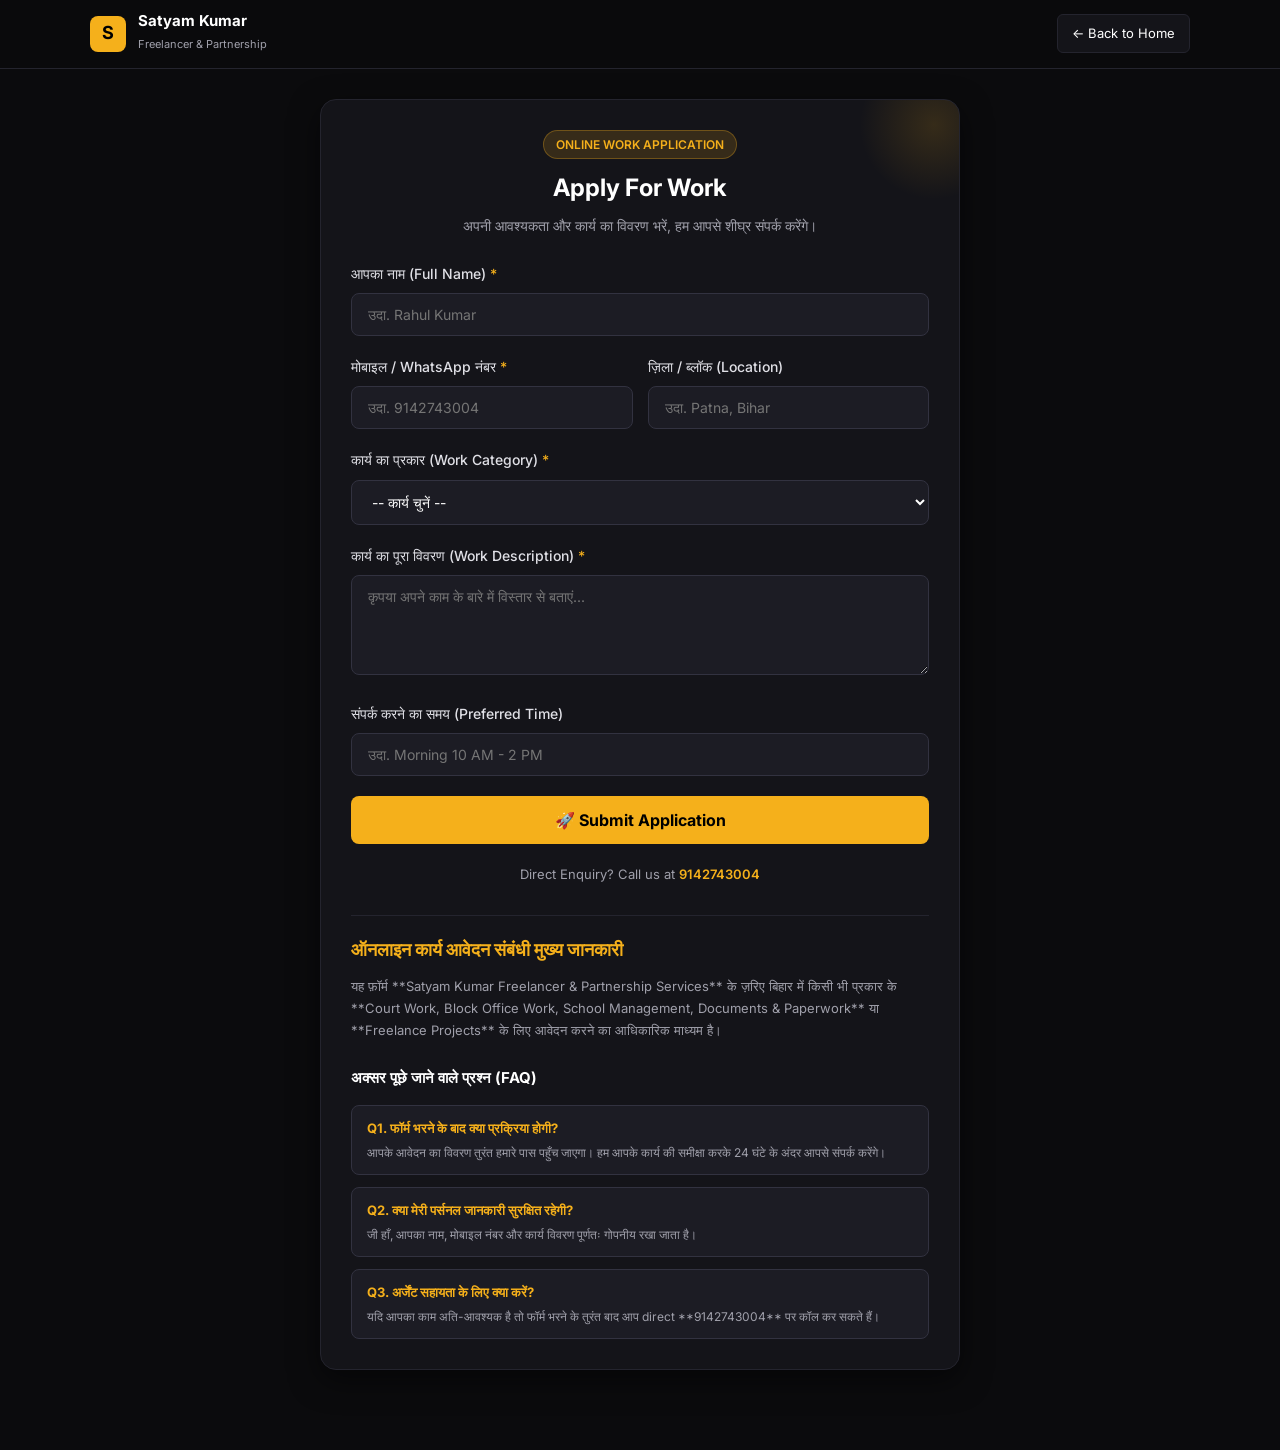
<file: apply.html>
<!DOCTYPE html>
<html lang="hi">
<head>
  <meta charset="UTF-8">
  <meta name="viewport" content="width=device-width, initial-scale=1.0, viewport-fit=cover">
  <meta name="theme-color" content="#f5b01b">
  <title>Apply For Work | Satyam Kumar - Freelancer & Partnership Services</title>
  <link rel="preconnect" href="https://fonts.googleapis.com">
  <link rel="preconnect" href="https://fonts.gstatic.com" crossorigin>
  <link href="https://fonts.googleapis.com/css2?family=Inter:wght@400;500;600;700&display=swap" rel="stylesheet">
  <style>
    :root {
      --bg-dark: #0b0b0d;
      --card-bg: #141419;
      --card-border: #24242e;
      --accent-yellow: #f5b01b;
      --accent-hover: #d99a12;
      --text-white: #ffffff;
      --text-muted: #a0a0ab;
      --input-bg: #1c1c24;
      --input-border: #323240;
    }

    * {
      box-sizing: border-box;
      margin: 0;
      padding: 0;
      font-family: 'Inter', sans-serif;
    }

    body {
      background-color: var(--bg-dark);
      color: var(--text-white);
      line-height: 1.6;
      min-height: 100vh;
      display: flex;
      flex-direction: column;
    }

    /* Header */
    .header {
      background: rgba(11, 11, 13, 0.9);
      backdrop-filter: blur(10px);
      border-bottom: 1px solid var(--card-border);
      position: sticky;
      top: 0;
      z-index: 100;
      padding: 12px 20px;
    }

    .nav-container {
      max-width: 1100px;
      margin: 0 auto;
      display: flex;
      justify-content: space-between;
      align-items: center;
    }

    .brand {
      display: flex;
      align-items: center;
      gap: 12px;
      text-decoration: none;
      color: var(--text-white);
    }

    .brand-logo {
      background: var(--accent-yellow);
      color: #000;
      font-weight: 700;
      font-size: 18px;
      width: 36px;
      height: 36px;
      border-radius: 8px;
      display: flex;
      align-items: center;
      justify-content: center;
    }

    .brand-text strong {
      display: block;
      font-size: 15px;
      line-height: 1.2;
    }

    .brand-text small {
      color: var(--text-muted);
      font-size: 11px;
    }

    .back-btn {
      color: var(--text-white);
      text-decoration: none;
      font-size: 13px;
      padding: 8px 14px;
      border-radius: 6px;
      background: var(--card-bg);
      border: 1px solid var(--card-border);
      transition: 0.2s;
    }

    .back-btn:hover {
      border-color: var(--accent-yellow);
      color: var(--accent-yellow);
    }

    /* Main Container */
    .main-container {
      max-width: 680px;
      margin: 30px auto;
      padding: 0 20px 50px;
      width: 100%;
    }

    .form-card {
      background: var(--card-bg);
      border: 1px solid var(--card-border);
      border-radius: 16px;
      padding: 30px;
      box-shadow: 0 10px 30px rgba(0,0,0,0.5);
      position: relative;
      overflow: hidden;
    }

    .form-card::before {
      content: '';
      position: absolute;
      top: -50px;
      right: -50px;
      width: 150px;
      height: 150px;
      background: radial-gradient(circle, rgba(245,176,27,0.15) 0%, transparent 70%);
      pointer-events: none;
    }

    .form-header {
      margin-bottom: 25px;
      text-align: center;
    }

    .badge {
      display: inline-block;
      background: rgba(245, 176, 27, 0.15);
      color: var(--accent-yellow);
      font-size: 12px;
      font-weight: 600;
      padding: 4px 12px;
      border-radius: 20px;
      margin-bottom: 10px;
      border: 1px solid rgba(245, 176, 27, 0.3);
    }

    .form-header h1 {
      font-size: 24px;
      font-weight: 700;
      margin-bottom: 8px;
    }

    .form-header p {
      color: var(--text-muted);
      font-size: 14px;
    }

    /* Form Styling */
    .form-group {
      margin-bottom: 20px;
    }

    .form-group label {
      display: block;
      font-size: 14px;
      font-weight: 500;
      margin-bottom: 8px;
      color: #e0e0e6;
    }

    .form-group label span {
      color: var(--accent-yellow);
    }

    .form-control {
      width: 100%;
      padding: 12px 16px;
      background: var(--input-bg);
      border: 1px solid var(--input-border);
      border-radius: 8px;
      color: var(--text-white);
      font-size: 14px;
      outline: none;
      transition: 0.2s;
    }

    .form-control:focus {
      border-color: var(--accent-yellow);
      box-shadow: 0 0 0 3px rgba(245, 176, 27, 0.15);
    }

    select.form-control option {
      background: #181820;
      color: var(--text-white);
    }

    textarea.form-control {
      resize: vertical;
      min-height: 100px;
    }

    .grid-2 {
      display: grid;
      grid-template-columns: 1fr 1fr;
      gap: 15px;
    }

    @media (max-width: 600px) {
      .grid-2 {
        grid-template-columns: 1fr;
      }
      .form-card {
        padding: 20px;
      }
    }

    /* Submit Button */
    .btn-submit {
      width: 100%;
      background: var(--accent-yellow);
      color: #000;
      font-weight: 700;
      font-size: 16px;
      padding: 14px;
      border: none;
      border-radius: 8px;
      cursor: pointer;
      transition: 0.2s;
      display: flex;
      align-items: center;
      justify-content: center;
      gap: 8px;
      margin-top: 10px;
    }

    .btn-submit:hover {
      background: var(--accent-hover);
      transform: translateY(-1px);
    }

    .footer-note {
      text-align: center;
      margin-top: 20px;
      font-size: 13px;
      color: var(--text-muted);
    }

    .footer-note a {
      color: var(--accent-yellow);
      text-decoration: none;
      font-weight: 600;
    }
  </style>
</head>
<body>

  <!-- Header -->
  <header class="header">
    <div class="nav-container">
      <a href="index.html" class="brand">
        <div class="brand-logo">S</div>
        <div class="brand-text">
          <strong>Satyam Kumar</strong>
          <small>Freelancer & Partnership</small>
        </div>
      </a>
      <a href="index.html" class="back-btn">← Back to Home</a>
    </div>
  </header>

  <!-- Form Container -->
  <main class="main-container">
    <div class="form-card">
      <div class="form-header">
        <span class="badge">ONLINE WORK APPLICATION</span>
        <h1>Apply For Work</h1>
        <p>अपनी आवश्यकता और कार्य का विवरण भरें, हम आपसे शीघ्र संपर्क करेंगे।</p>
      </div>

      <form id="workForm">
        <!-- Web3Forms Access Key Place Here -->
        <input type="hidden" name="access_key" value="8774b977-a8b3-4a05-8098-0590e9ea77d8">
        
        <!-- Form Subject for Email -->
        <input type="hidden" name="subject" value="New Work Application from Website">

        <!-- Name -->
        <div class="form-group">
          <label for="fullName">आपका नाम (Full Name) <span>*</span></label>
          <input type="text" name="Name" id="fullName" class="form-control" placeholder="उदा. Rahul Kumar" required>
        </div>

        <!-- Contact & Location -->
        <div class="grid-2">
          <div class="form-group">
            <label for="phone">मोबाइल / WhatsApp नंबर <span>*</span></label>
            <input type="tel" name="Mobile" id="phone" class="form-control" placeholder="उदा. 9142743004" required>
          </div>

          <div class="form-group">
            <label for="district">ज़िला / ब्लॉक (Location)</label>
            <input type="text" name="Location" id="district" class="form-control" placeholder="उदा. Patna, Bihar">
          </div>
        </div>

        <!-- Work Category -->
        <div class="form-group">
          <label for="workCategory">कार्य का प्रकार (Work Category) <span>*</span></label>
          <select name="Category" id="workCategory" class="form-control" required>
            <option value="" disabled selected>-- कार्य चुनें --</option>
            <option value="Court Related Work">⚖️ Court Related Work (कोर्ट संबंधित कार्य)</option>
            <option value="Bihar Block Related Work">🏛️ Bihar Block Related Work (ब्लॉक संबंधित कार्य)</option>
            <option value="School Management & Administration">🏫 School Management & Administration</option>
            <option value="Documents & Office Work">📄 Documents & Office Work</option>
            <option value="Freelancer Work">💼 Freelancer Work / Projects</option>
            <option value="Partnership Services">🤝 Partnership Services</option>
            <option value="Other Work">❓ Any Other Work (अन्य कार्य)</option>
          </select>
        </div>

        <!-- Work Details -->
        <div class="form-group">
          <label for="workDetails">कार्य का पूरा विवरण (Work Description) <span>*</span></label>
          <textarea name="Work_Description" id="workDetails" class="form-control" placeholder="कृपया अपने काम के बारे में विस्तार से बताएं..." required></textarea>
        </div>

        <!-- Preferred Time -->
        <div class="form-group">
          <label for="contactTime">संपर्क करने का समय (Preferred Time)</label>
          <input type="text" name="Preferred_Time" id="contactTime" class="form-control" placeholder="उदा. Morning 10 AM - 2 PM">
        </div>

        <!-- Submit Button -->
        <button type="submit" id="submitBtn" class="btn-submit">
          🚀 Submit Application
        </button>
      </form>

      <!-- On-screen Success / Error Message -->
      <div id="statusMsg" style="display:none; margin-top: 20px; text-align: center; font-weight: 600; padding: 15px; border-radius: 8px;"></div>

      <div class="footer-note">
        Direct Enquiry? Call us at <a href="tel:9142743004">9142743004</a>
      </div>
            <!-- SEO & FAQ Section for Apply Page -->
      <div style="margin-top: 30px; border-top: 1px solid var(--card-border); pt-20; padding-top: 20px;">
        
        <h2 style="color: var(--accent-yellow); font-size: 18px; margin-bottom: 10px;">ऑनलाइन कार्य आवेदन संबंधी मुख्य जानकारी</h2>
        <p style="color: var(--text-muted); font-size: 13px; line-height: 1.7; margin-bottom: 25px;">
          यह फ़ॉर्म **Satyam Kumar Freelancer & Partnership Services** के ज़रिए बिहार में किसी भी प्रकार के **Court Work, Block Office Work, School Management, Documents & Paperwork** या **Freelance Projects** के लिए आवेदन करने का आधिकारिक माध्यम है।
        </p>

        <h3 style="color: var(--text-white); font-size: 15px; margin-bottom: 15px;">अक्सर पूछे जाने वाले प्रश्न (FAQ)</h3>

        <div style="display: grid; gap: 12px;">
          <div style="background: var(--input-bg); padding: 12px 15px; border-radius: 8px; border: 1px solid var(--input-border);">
            <h4 style="color: var(--accent-yellow); font-size: 13px; margin-bottom: 4px;">Q1. फॉर्म भरने के बाद क्या प्रक्रिया होगी?</h4>
            <p style="color: var(--text-muted); font-size: 12px;">आपके आवेदन का विवरण तुरंत हमारे पास पहुँच जाएगा। हम आपके कार्य की समीक्षा करके 24 घंटे के अंदर आपसे संपर्क करेंगे।</p>
          </div>

          <div style="background: var(--input-bg); padding: 12px 15px; border-radius: 8px; border: 1px solid var(--input-border);">
            <h4 style="color: var(--accent-yellow); font-size: 13px; margin-bottom: 4px;">Q2. क्या मेरी पर्सनल जानकारी सुरक्षित रहेगी?</h4>
            <p style="color: var(--text-muted); font-size: 12px;">जी हाँ, आपका नाम, मोबाइल नंबर और कार्य विवरण पूर्णतः गोपनीय रखा जाता है।</p>
          </div>

          <div style="background: var(--input-bg); padding: 12px 15px; border-radius: 8px; border: 1px solid var(--input-border);">
            <h4 style="color: var(--accent-yellow); font-size: 13px; margin-bottom: 4px;">Q3. अर्जेंट सहायता के लिए क्या करें?</h4>
            <p style="color: var(--text-muted); font-size: 12px;">यदि आपका काम अति-आवश्यक है तो फॉर्म भरने के तुरंत बाद आप direct **9142743004** पर कॉल कर सकते हैं।</p>
          </div>
        </div>

      </div>
      
    </div>
  </main>

  <script>
    const form = document.getElementById('workForm');
    const statusMsg = document.getElementById('statusMsg');
    const submitBtn = document.getElementById('submitBtn');

    form.addEventListener('submit', function(e) {
      e.preventDefault();
      
      submitBtn.innerText = "Submitting Application...";
      submitBtn.disabled = true;

      const formData = new FormData(form);
      const object = Object.fromEntries(formData);
      const json = JSON.stringify(object);

      fetch('https://api.web3forms.com/submit', {
        method: 'POST',
        headers: {
          'Content-Type': 'application/json',
          'Accept': 'application/json'
        },
        body: json
      })
      .then(async (response) => {
        let res = await response.json();
        if (response.status == 200) {
          statusMsg.style.display = "block";
          statusMsg.style.background = "rgba(34, 197, 94, 0.2)";
          statusMsg.style.color = "#4ade80";
          statusMsg.style.border = "1px solid #22c55e";
          statusMsg.innerHTML = "🎉 आपका आवेदन सफलतापूर्वक जमा हो गया है! हम आपसे शीघ्र संपर्क करेंगे।";
          form.reset();
        } else {
          statusMsg.style.display = "block";
          statusMsg.style.background = "rgba(239, 68, 68, 0.2)";
          statusMsg.style.color = "#f87171";
          statusMsg.style.border = "1px solid #ef4444";
          statusMsg.innerHTML = "❌ आवेदन जमा नहीं हो पाया। कृपया पुनः प्रयास करें।";
        }
      })
      .catch(error => {
        statusMsg.style.display = "block";
        statusMsg.style.background = "rgba(239, 68, 68, 0.2)";
        statusMsg.style.color = "#f87171";
        statusMsg.style.border = "1px solid #ef4444";
        statusMsg.innerHTML = "❌ सर्वर समस्या। कृपया कुछ समय बाद प्रयास करें।";
      })
      .then(() => {
        submitBtn.innerText = "🚀 Submit Application";
        submitBtn.disabled = false;
      });
    });
  </script>

</body>
</html>
</file>
